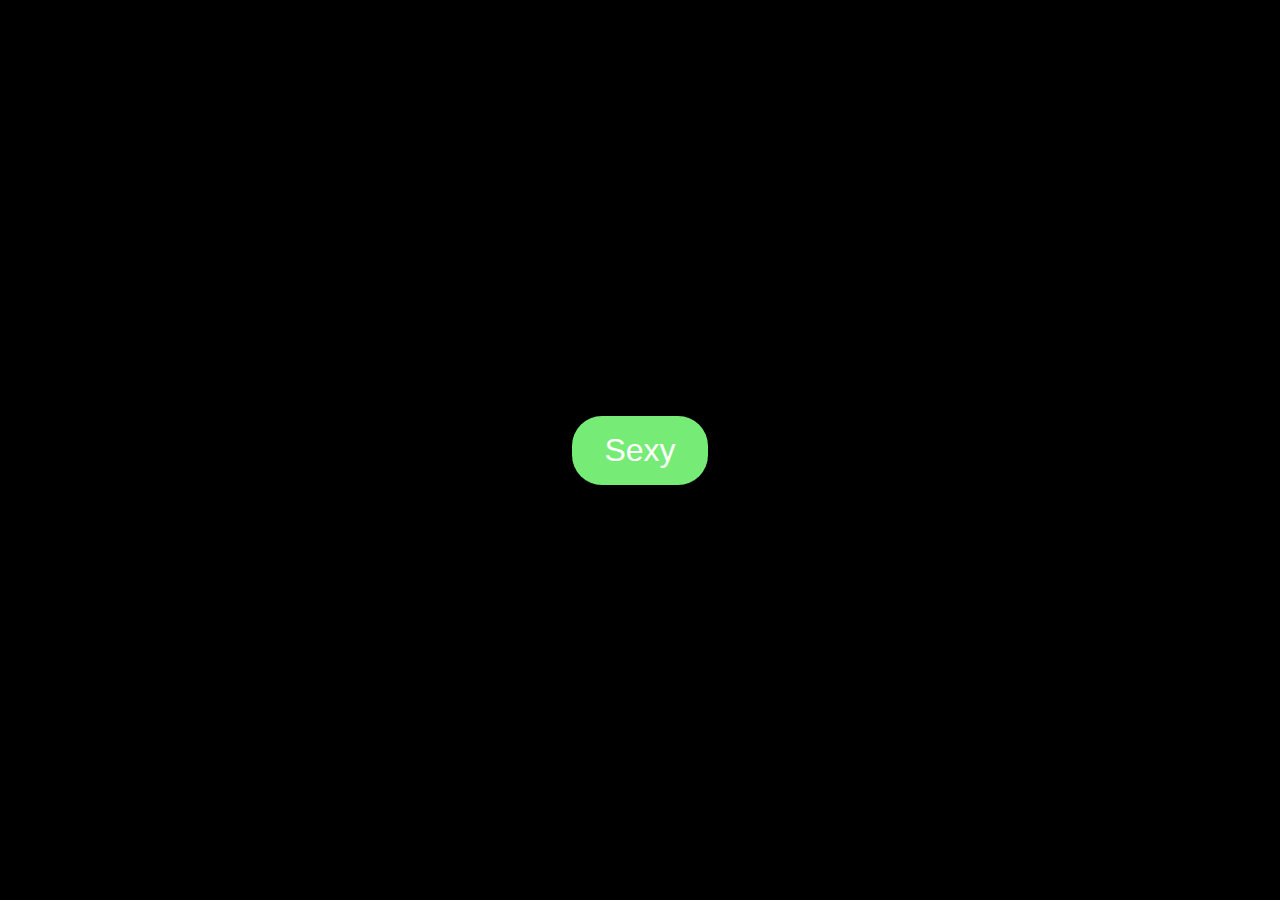
<file: Dom Projects/dotu/index.html>
<!DOCTYPE html>
<html lang="en">
<head>
  <meta charset="UTF-8">
  <meta name="viewport" content="width=device-width, initial-scale=1.0">
  <title>Document</title>
  <link rel="stylesheet" href="style.css">
</head>
<body>
  <div id="main">
    <button>Sexy</button>
  </div>
  <script src="app.js"></script>
</body>
</html>
</file>
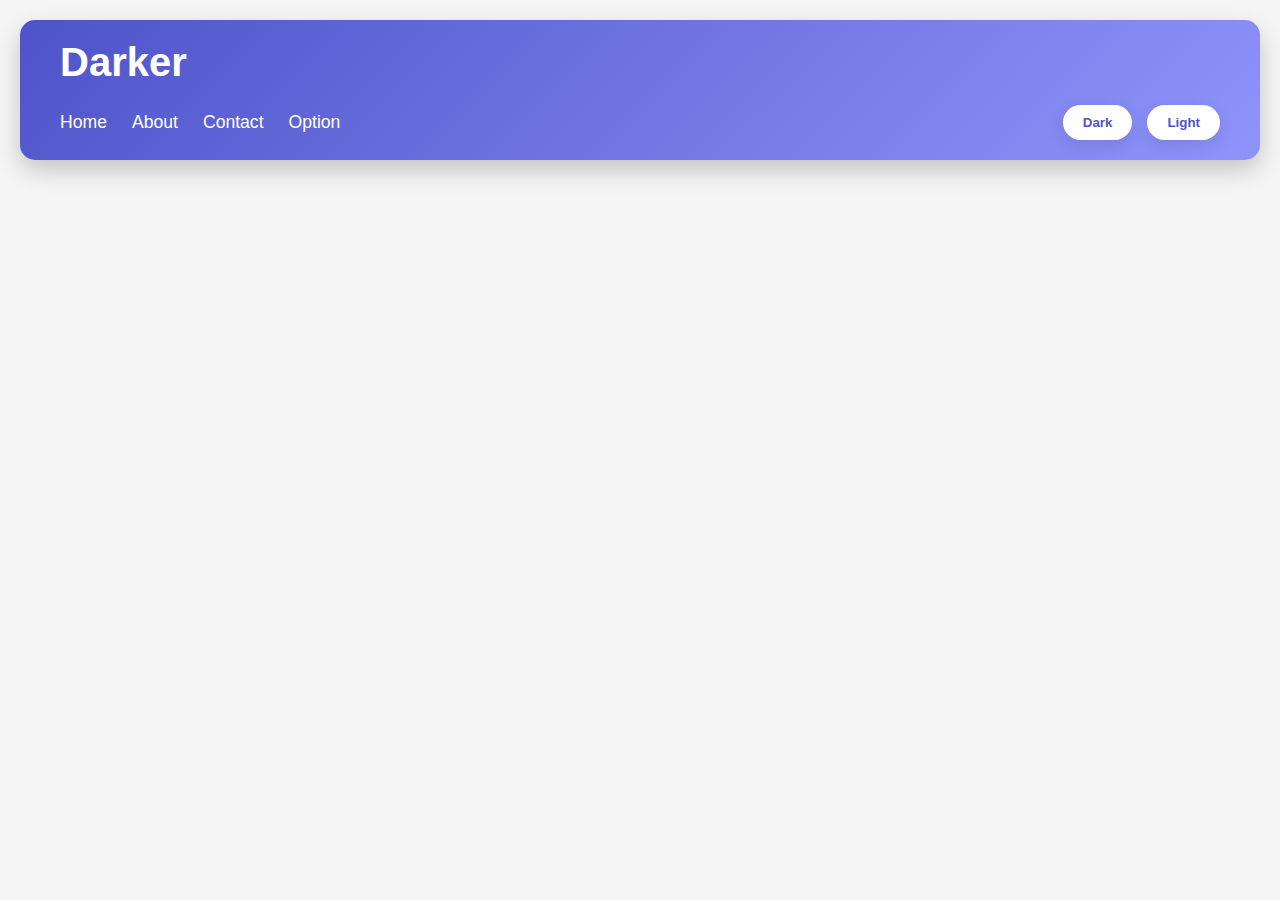
<file: Dom Projects/light dark/index.html>
<!DOCTYPE html>
<html lang="en">
<head>
  <meta charset="UTF-8">
  <meta name="viewport" content="width=device-width, initial-scale=1.0">
  <title>Document</title>
  <link rel="stylesheet" href="style.css">
</head>
<body>
  <div class="header">
    <h1>Darker</h1>

    <div class="container">
      <ul>
        <li>Home</li>
        <li>About</li>
        <li>Contact</li>
        <li>Option</li>
      </ul>

      <div class="btn">
        <button class="Dark">Dark</button>
        <button class="Light">Light</button>
      </div>
    </div>
  </div>

  <script src="app.js"></script>
</body>
</html>
</file>
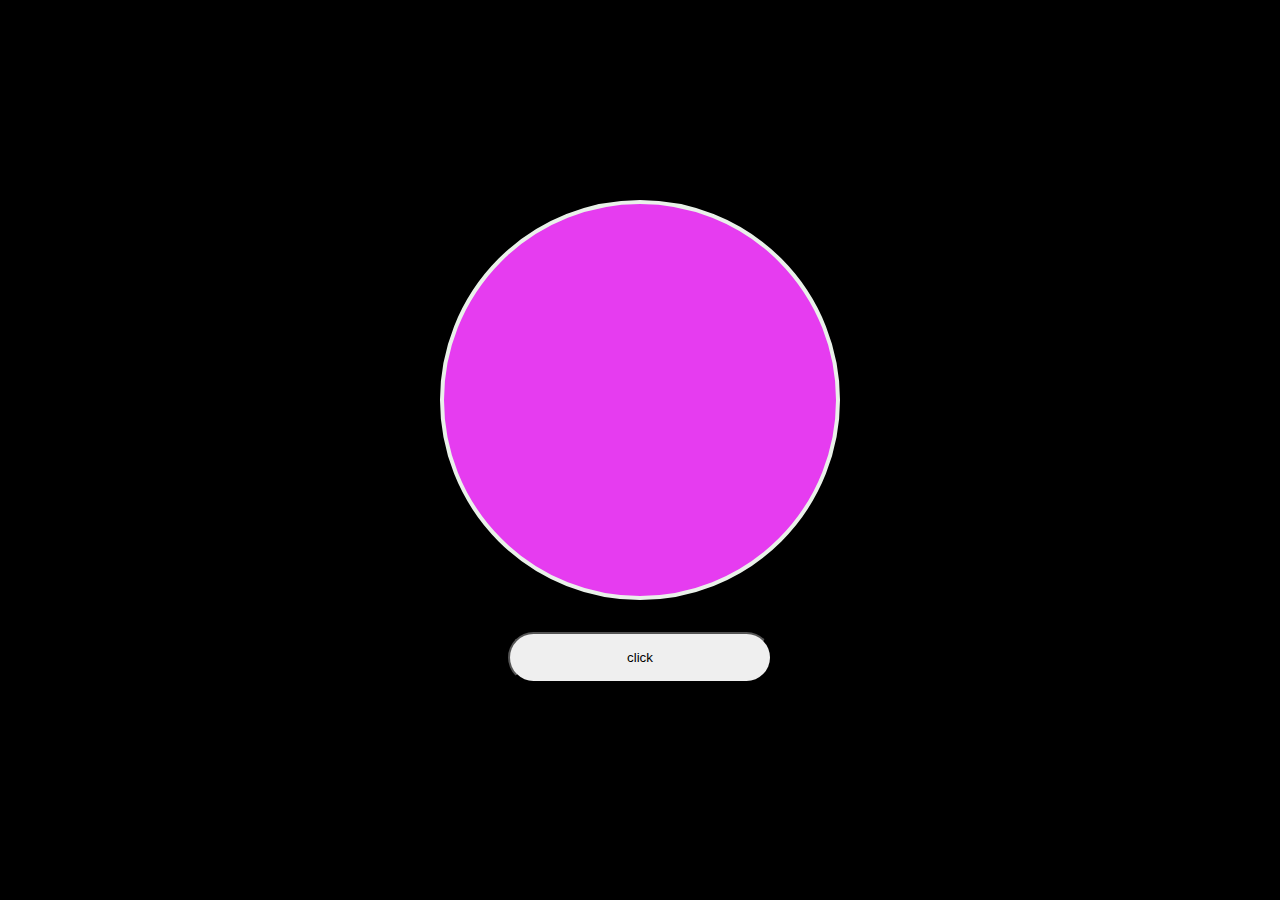
<file: Dom Projects/sexy/index.html>
<!DOCTYPE html>
<html lang="en">
  <head>
    <meta charset="UTF-8" />
    <meta name="viewport" content="width=device-width, initial-scale=1.0" />
    <title>Document</title>
    <link rel="stylesheet" href="style.css">
  </head>
  <body>
    <div id="box">

    </div>
    <button>click</button>
    <script src="app.js"></script>
  </body>
</html>
</file>
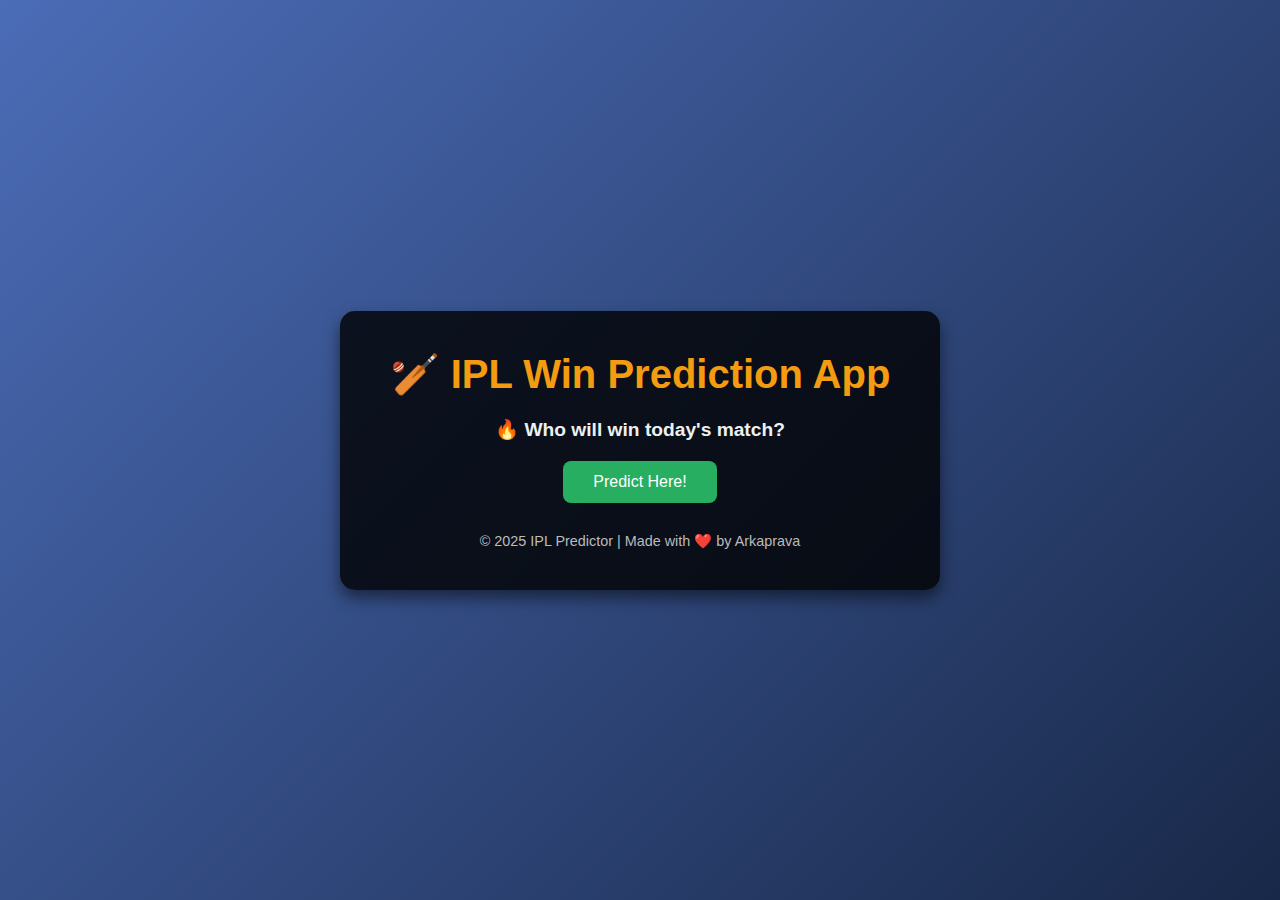
<file: Dom Projects/SuperSexy/index.html>
<!DOCTYPE html>
<html lang="en">
<head>
  <meta charset="UTF-8">
  <meta name="viewport" content="width=device-width, initial-scale=1.0">
  <title>Document</title>
  <link rel="stylesheet" href="style.css">
  
</head>
<body>

  <div id="main">
    <h1>🏏 IPL Win Prediction App</h1>
    
    <div class="section">
        <h5>🔥 Who will win today's match?</h5>
    </div>

    <button id="predictBtn">Predict Here!</button>
    
    <div id="result"></div>

    <footer>
      <p>© 2025 IPL Predictor | Made with ❤️ by Arkaprava</p>
    </footer>
  </div>
  <script src="script.js"></script>
</body>
</html>
</file>
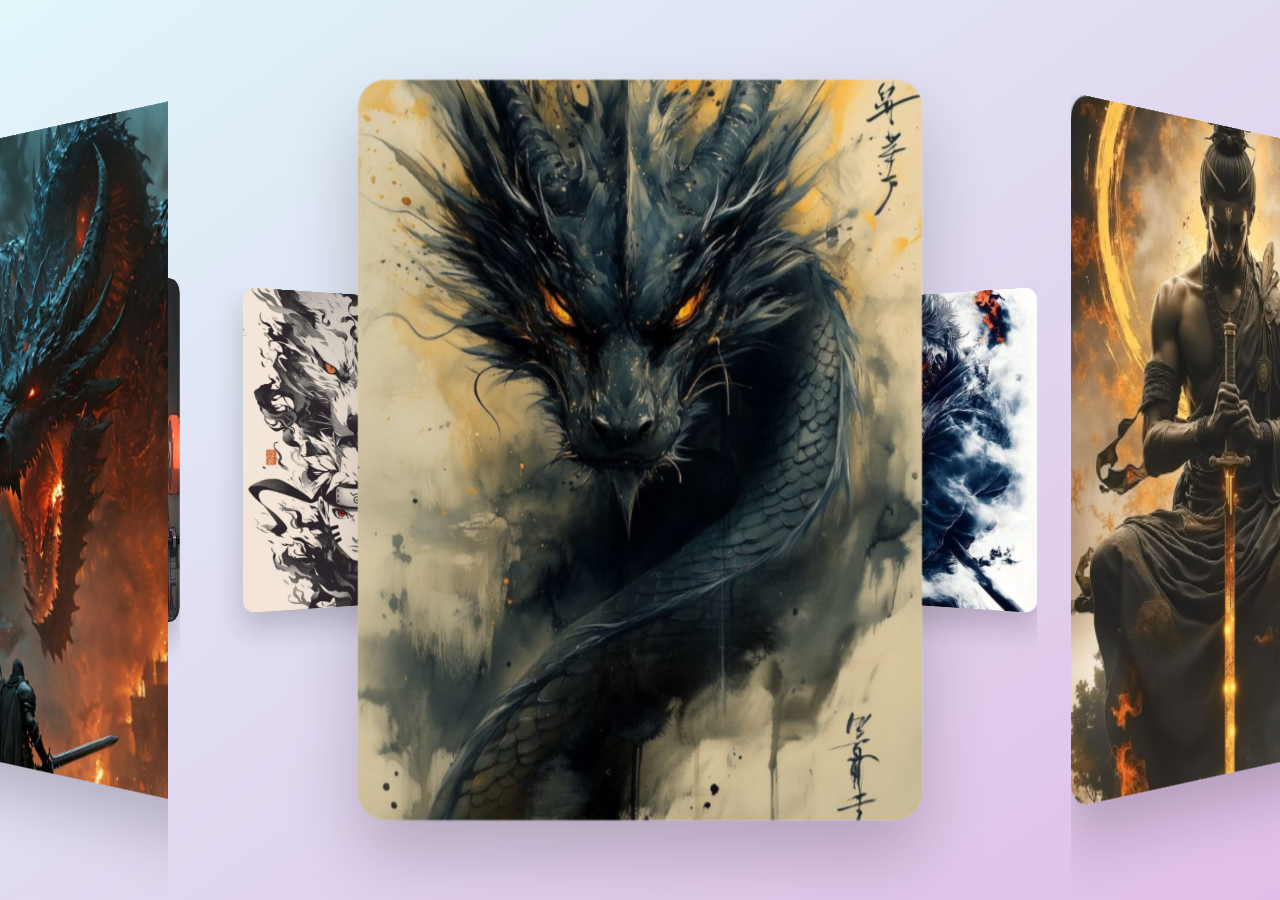
<file: Dom Projects/Slider/Slider1/index.html>
<!DOCTYPE html>
<html lang="en">
<head>
  <meta charset="UTF-8" />
  <meta name="viewport" content="width=device-width, initial-scale=1.0"/>
  <title>3D Carousel</title>
  <link rel="stylesheet" href="style.css" />
</head>
<body>
  <div class="banner">
    <div class="slider" id="carousel" style="--quantity:10">
      <div class="item" style="--position: 1"><img src="./assets/img (1).jpg" alt=""></div>
      <div class="item" style="--position: 2"><img src="./assets/img (2).jpg" alt=""></div>
      <div class="item" style="--position: 3"><img src="./assets/img (3).jpg" alt=""></div>
      <div class="item" style="--position: 4"><img src="./assets/img (4).jpg" alt=""></div>
      <div class="item" style="--position: 5"><img src="./assets/img (5).jpg" alt=""></div>
      <div class="item" style="--position: 6"><img src="./assets/img (6).jpg" alt=""></div>
      <div class="item" style="--position: 7"><img src="./assets/img (7).jpg" alt=""></div>
      <div class="item" style="--position: 8"><img src="./assets/img (8).jpg" alt=""></div>
      <div class="item" style="--position: 9"><img src="./assets/img (9).jpg" alt=""></div>
      <div class="item" style="--position: 10"><img src="./assets/img (10).jpg" alt=""></div>
    </div>
  </div>

  <script src="app.js"></script>
</body>
</html>
</file>
<file: Dom Projects/dotu/style.css>
* {
  margin: 0;
  padding: 0;
  box-sizing: border-box;
  color: white;
}

body,
html {
  width: 100%;
  height: 100%;
  background-color: black;
}

#main {
  position: relative; /* FIX: Ensures absolute positioning works inside it */
  width: 100vw;  /* Full viewport width */
  height: 100vh; /* Full viewport height */
  display: flex;
  align-items: center;
  justify-content: center;
  overflow: hidden; /* Prevents images from overflowing */
}

button {
  padding: 1rem 2rem;
  font-size: 2rem;
  border: none;
  background-color: rgb(118, 236, 118);
  border-radius: 30px;
  z-index: 99;
}
button:active {
  scale: 0.991;
  background-color: aqua;
}

img {
  position: absolute;
  width: 100px;
  height: 100px;
}
</file>
<file: Dom Projects/light dark/style.css>
* {
  margin: 0;
  padding: 0;
  box-sizing: border-box;
  font-family: "Segoe UI", Tahoma, Geneva, Verdana, sans-serif;
}

body {
  background-color: #f5f5f5;
  color: #333;
  padding: 20px;
}
body.dark-mode {
  background-color: #121212;
  color: #f5f5f5;
}
body.dark-mode .header {
  background: linear-gradient(135deg, #1f1c2c, #928dab);
}
body.dark-mode ul li:hover {
  color: #03dac6;
}
body.dark-mode button {
  background-color: #333;
  color: #fff;
}
body.dark-mode button:hover {
  background-color: #03dac6;
  color: #121212;
}

.header {
  background: linear-gradient(135deg, #4e54c8, #8f94fb);
  color: white;
  padding: 20px 40px;
  border-radius: 15px;
  box-shadow: 0 10px 25px rgba(0, 0, 0, 0.2);
}
.header h1 {
  font-size: 2.5rem;
  margin-bottom: 20px;
}
.header .container {
  display: flex;
  justify-content: space-between;
  align-items: center;
  flex-wrap: wrap;
}
.header .container ul {
  list-style: none;
  display: flex;
  gap: 25px;
}
.header .container ul li {
  cursor: pointer;
  font-size: 1.1rem;
  transition: color 0.3s ease;
}
.header .container ul li:hover {
  color: #ffeb3b;
}
.header .container .btn {
  display: flex;
  gap: 15px;
}
.header .container .btn button {
  padding: 10px 20px;
  border: none;
  border-radius: 25px;
  background-color: white;
  color: #4e54c8;
  font-weight: bold;
  cursor: pointer;
  transition: all 0.3s ease;
  box-shadow: 0 5px 15px rgba(0, 0, 0, 0.1);
}
.header .container .btn button:hover {
  background-color: #ffeb3b;
  color: #333;
}/*# sourceMappingURL=style.css.map */
</file>
<file: Dom Projects/SuperSexy/style.css>
/* Styling for better appearance */
* {
  margin: 0;
  padding: 0;
  box-sizing: border-box;
  font-family: Arial, sans-serif;
}

body {
  background: linear-gradient(135deg, #4b6cb7, #182848);
  color: #fff;
  min-height: 100vh;
  display: flex;
  justify-content: center;
  align-items: center;
  text-align: center;
}

#main {
  background: rgba(0, 0, 0, 0.8);
  padding: 40px;
  border-radius: 15px;
  box-shadow: 0 8px 16px rgba(0, 0, 0, 0.5);
  max-width: 600px;
  width: 90%;
  transition: transform 0.3s;
}

#main:hover {
  transform: scale(1.05);
}

h1 {
  font-size: 2.5rem;
  color: #f39c12;
  margin-bottom: 20px;
}

.section h5 {
  font-size: 1.2rem;
  color: #ecf0f1;
  margin-bottom: 20px;
}

button {
  background: #27ae60;
  color: #fff;
  font-size: 1rem;
  padding: 12px 30px;
  border: none;
  border-radius: 8px;
  cursor: pointer;
  transition: background 0.3s;
}

button:hover {
  background: #2ecc71;
}

#result {
  margin-top: 20px;
  font-size: 1.5rem;
  color: #00e676;
  font-weight: bold;
}

footer {
  margin-top: 30px;
  font-size: 0.9rem;
  color: #bbb;
}
</file>
<file: Dom Projects/Slider/Slider1/style.css>
* {
  margin: 0;
  padding: 0;
  box-sizing: border-box;
}

body, html {
  height: 100%;
  width: 100%;
  overflow: hidden;
  background: linear-gradient(to bottom right, #e0f7fa, #e1bee7);
  font-family: 'Segoe UI', sans-serif;
}

.banner {
  height: 100vh;
  display: flex;
  align-items: center;
  justify-content: center;
  perspective: 1500px;
}

.slider {
  position: relative;
  width: 320px;
  height: 420px;
  transform-style: preserve-3d;
  transition: transform 1s ease;
}

.item {
  position: absolute;
  inset: 0;
  transform:
    rotateY(calc((var(--position) - 1) * (360deg / var(--quantity))))
    translateZ(650px);
  border-radius: 1rem;
  overflow: hidden;
  box-shadow: 0 20px 40px rgba(0,0,0,0.2);
  transition: transform 0.4s ease, box-shadow 0.4s ease;
}

.item img {
  width: 100%;
  height: 100%;
  object-fit: cover;
  border-radius: 1rem;
  transition: transform 0.3s ease;
}

.item:hover img {
  transform: scale(1.05);
  box-shadow: 0 10px 30px rgba(0,0,0,0.3);
}

@keyframes spin {
  from {
    transform: rotateY(0deg);
  }
  to {
    transform: rotateY(360deg);
  }
}
</file>
<file: Dom Projects/sexy/style.css>
/* Reset default styles */
* {
  margin: 0;
  padding: 0;
  box-sizing: border-box;
}

/* Set default font and colors */
body {
  padding: 200px;
  background: #000;
  display: flex;
  flex-direction: column;
  gap: 2rem;
  justify-content: center;
  align-items: center;
}

#box {
  height: 400px;
  width: 400px;
  border-radius: 50%;
  border: 4px solid rgb(234, 241, 234);
  background-color: rgb(230, 60, 240);
}

button {
  padding: 1rem 1rem;
  width: 30%;
  border-radius: 4rem;
}
</file>
